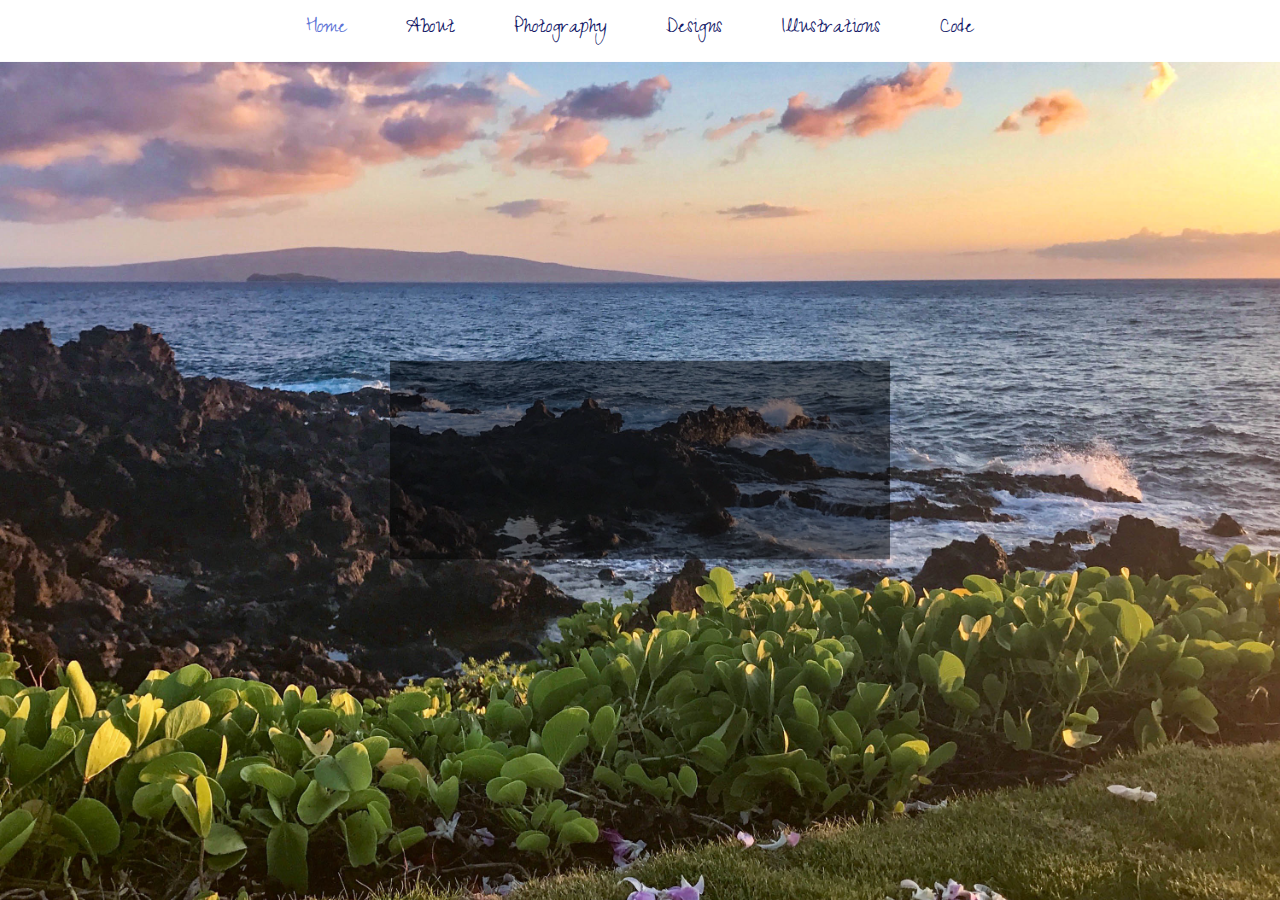
<file: index.html>
<!DOCTYPE html>
<html>
<head>
	<title> Eleanor Chen </title>
	<meta charset="UTF-8">
	<meta name="viewport" content="width=device-width, initial-scale=1">

	<link rel="stylesheet" href="Everything/Personal Website/w3.css">
	<link rel="stylesheet" href="Everything/Personal Website/style.css">

</head>
<body>

<div class="topnav">
	<li><a class="active" href="#home">&nbsp;Home&nbsp;</a></li>
	<li><a href="about.html">&nbsp;About&nbsp;</a></li>
	<li><a href="photography.html">&nbsp;Photography&nbsp;</a></li>
	<li><a href="designs.html">&nbsp;Designs&nbsp;</a></li>
	<li><a href="illustrations">&nbsp;Illustrations&nbsp;</a></li>
	<li><a href="https://github.com/eleanorlchen/eleanorlchen.github.io/tree/master/TravelingSalesman">&nbsp;Code&nbsp;</a></li>
</div>

<center><svg id="Layer_1" xmlns="http://www.w3.org/2000/svg" x="0px" y="0px" viewBox="0 0 1129 448">
  <style>
    .st1{fill:#fffff}
  </style>
  <path opacity=".5" d="M0 0h1129v448H0z"/>
  <g id="Eleanor_Chen">
    <path id="E" class="st1" d="M198.7 303.9c-6.8 3.7-13.9 6.5-21.3 8.3-7.4 1.8-14.7 2-21.8.6s-13.8-5-19.9-10.9c-4.7-4.8-7.7-10.1-9.2-16.1s-1.7-12-.8-18.3c.9-6.3 2.5-12.3 4.8-18.1 4.1-10.3 9.4-20.1 15.8-29.4 6.4-9.3 13.5-17.9 21.4-25.8l1.6-1.6c1.7-1.8 3.7-3.8 6-6-4.5.3-8.7.1-12.7-.4-6.2-1.1-10.4-3.3-12.4-6.7-2.1-3.3-2.6-7.3-1.7-11.9.9-4.6 2.7-9.3 5.3-14.2 2.6-4.9 5.5-9.3 8.5-13.4 3.1-4.1 5.8-7.3 8.2-9.7 2.2-2.3 5.2-5 8.9-8s7.8-5.9 12.2-8.5 8.9-4.7 13.4-5.9c4.5-1.3 8.6-1.3 12.4-.1 3.8 1.2 6.9 4.2 9.4 8.9.5 1.2.4 2.3-.2 3.2-.7.9-1.5 1.4-2.6 1.5s-1.9-.4-2.6-1.6c-2-3.7-4.6-5.7-8-6.1-3.3-.4-6.8.1-10.4 1.6-3.6 1.4-6.8 3-9.5 4.8-12.6 7.7-22.9 17.7-31 30.1-1.4 2-2.8 4.5-4.2 7.4-1.5 2.9-2.5 5.9-3.2 9-.7 3.1-.5 5.8.5 8.2 1 2.4 3.3 4 6.9 5 6.6 1.3 13.8 1.2 21.6-.5 3.3-2.5 6.6-4.5 9.9-5.7 3.3-1.3 6.5-1.4 9.5-.5 1.2.5 2 1.4 2.2 2.7.2 1.3-.3 2.3-1.5 3.1-4.7 2.5-9.9 4.4-15.8 5.8-.2.2-.4.3-.5.4-.4.3-.8.6-1.1.8-8 6.2-15.3 13.3-21.8 21-3.4 3.8-7 8.5-10.9 14.1-3.9 5.6-7.6 11.7-11.2 18.2-3.5 6.6-6.3 13.2-8.4 19.9-2.1 6.7-3.1 13.2-2.8 19.4.2 6.2 2.2 11.7 5.8 16.5s9.4 8.5 17.3 11.2c7.1 2.1 14.3 2.3 21.4.5s14-4.6 20.7-8.5 12.9-7.8 18.7-11.9c1.1-.7 2.1-1.5 3.2-2.1 2.5-1.7 5.1-3.5 7.7-5.3 5-3.5 10.1-6.9 15.4-10.3 5.3-3.3 10.8-6.1 16.4-8.4 5.7-2.3 11.5-3.6 17.6-4 1.3 0 2.2.5 2.7 1.5s.5 2 0 3-1.4 1.6-2.7 1.8c-4.6.3-9 1.2-13.4 2.8-4.3 1.6-8.5 3.6-12.5 6s-7.9 4.8-11.6 7.3c-4.1 2.6-8.1 5.3-12.1 8.1-4.4 3-8.9 6-13.4 8.9-4.9 3-9.5 5.8-14.2 8.3z"/>
    <path id="l" class="st1" d="M295.2 313.8c-1.8 1.8-4 3.8-6.6 5.8s-5.4 3.7-8.3 5-5.6 1.5-8.1.8-4.5-2.9-6.1-6.6c-1.4-4-2.1-8.3-2.1-13 0-4.6.4-9.3 1.3-14 .8-4.7 1.8-9.2 2.8-13.5.3-1.5.6-2.9.9-4.3 2.6-12 5.8-24 9.5-35.8 3.7-11.8 7.7-23.4 12.2-34.9 4-10.7 8.4-21.3 13.1-31.7 4.8-10.4 10.1-20.5 16.2-30.2.8-1.1 1.7-1.6 2.8-1.5 1.1.1 2 .6 2.6 1.5.6.9.6 1.9 0 3.1-6.1 9.9-11.6 20.2-16.4 30.9-4.8 10.7-9.3 21.5-13.3 32.4-7.8 20.5-14.3 41.4-19.3 62.7-.4 1.6-.7 3.2-1.2 4.8-1.7 6.3-3 12.9-4.1 19.8-1 6.9-.9 13.4.4 19.5.9 3.4 2.6 5 5 4.6 2.4-.3 5.1-1.7 8-4.2s5.7-5.1 8.2-7.9 4.4-5 5.7-6.5c.2-.2.3-.4.4-.5 6.6-8 12.9-16.4 18.7-25.1 5.8-8.7 11.4-17.5 16.8-26.5.8-1.1 1.7-1.6 2.8-1.5 1.1.1 2 .6 2.6 1.5.6.9.6 1.9 0 3.1-6.4 10.9-13.3 21.7-20.6 32.3s-15.1 20.8-23.9 29.9z"/>
    <path id="e" class="st1" d="M349.3 272.3c-5.9-.3-10.5-2.4-13.8-6.4-3.3-4-4.5-8.9-3.5-14.7 1.2-5.3 3.7-10.3 7.5-14.9s8.2-8 13.3-10.1c2.8-1 5.4-1.2 7.9-.5s4.2 2.1 5.2 4.1c1 2 .7 4.6-.9 7.6-1.6 2.7-3.8 5.1-6.7 7.2-2.9 2.1-6 3.7-9.4 4.6-3.4 1-6.7 1-9.8.3 0 .1-.1.1-.1.2s-.1.3-.1.4c-1.4 4.6-1.1 8.2.8 10.6 1.9 2.4 4.7 3.9 8.4 4.4 3.7.5 7.3.2 11-.9 5.5-1.7 10.9-4 16.2-7.1 5.3-3.1 9.9-6.7 13.9-10.8 1-.9 2-1.2 3.1-.8s1.7 1.1 2.1 2.1c.4 1 .2 2.1-.7 3.1-3.6 3.7-7.8 7.2-12.7 10.5-4.9 3.3-10.1 5.9-15.5 8-5.5 2.1-10.9 3.1-16.2 3.1zm7.8-40.9c-2.9.3-5.7 1.7-8.3 4.1-2.7 2.5-4.9 5.2-6.8 8.3 2.3.2 4.7-.2 7.1-1.3s4.4-2.3 6.1-3.6c.9-.7 1.9-1.6 3-2.8 1.1-1.2 1.7-2.3 1.8-3.2 0-1-.9-1.5-2.9-1.5z"/>
    <path id="a" class="st1" d="M419.5 253.4c-3.4 4-7 8-10.9 12-3.9 4-7.9 7.4-11.8 10.3-3.9 2.9-7.5 4.6-10.8 5.2-3.3.6-5.9-.5-8-3.2-1.7-2.8-2.3-5.9-1.6-9.4.7-3.5 1.9-6.9 3.7-10.1s3.6-6 5.4-8.1c4-4.9 8.7-8.1 14.1-9.4s10.8-.2 16.2 3.6c.8.6 1.3 1.4 1.4 2.2 2.9-3.5 5.7-7 8.2-10.8.7-1 1.6-1.5 2.6-1.5s1.9.3 2.5 1c.7.7.9 1.7.6 2.9-3 10.4-6.5 20.7-10.5 30.8-1.1 3.1-2.3 6.1-3.4 9.2-.3.8-.6 1.6-1 2.6-1 2.4-2 5.1-2.8 8s-1.3 5.7-1.2 8.4 1.1 5 3 6.8c1 .9 1.3 1.9.9 3s-1.1 1.7-2.2 2.1c-1.1.4-2.1.2-3.1-.7-2.3-2.1-3.7-4.5-4.2-7.3-.6-2.8-.6-5.6-.1-8.5.5-2.9 1.2-5.8 2.1-8.4 2.3-7.3 4.9-14.5 7.6-21.6 1-3.1 2.2-6.1 3.3-9.1zm-31.4 3.6c-.5.7-1.2 1.9-2.1 3.7-.9 1.7-1.7 3.6-2.4 5.6-.7 2-1.1 3.8-1 5.3 0 1.5.7 2.5 2.1 2.8 1.3.1 2.9-.4 4.6-1.6 1.8-1.2 3.3-2.4 4.6-3.5.4-.4.8-.7 1.1-.9 4-3.1 7.7-6.5 11.2-10.1 2.6-2.6 5.2-5.3 7.8-8.1-.4 0-.9-.2-1.3-.5-3.2-2.2-6.3-3.3-9.3-3.1-3 .2-5.8 1.2-8.4 3.1s-4.9 4.3-6.9 7.3z"/>
    <path id="n" class="st1" d="M420 297.5c-.6.5-1.3.8-2.2.9-.9.1-1.6-.2-2.2-.9-.8-1.1-1.1-2.3-1-3.6.2-1.3.5-2.5 1-3.8.1-.4.2-.7.3-1 1.4-4.2 2.8-8.4 4.3-12.5.7-2 1.4-3.9 2.1-5.8.8-2.2 1.6-4.5 2.4-6.8 2.3-6.2 4.4-12.5 6.3-19 1.9-6.4 3.1-12.9 3.6-19.4.2-1.4.8-2.3 1.8-2.7 1-.5 2.1-.5 3 0 1 .5 1.5 1.4 1.5 2.7-.4 6.1-1.5 12.1-3.2 18.1s-3.6 11.9-5.6 17.7c-.4 1.1-.7 2.2-1.1 3.3-1.5 4.4-3 8.8-4.6 13.1.4-.7.7-1.3 1.1-1.9.6-1 1.2-2.1 1.7-3.1.9-1.7 1.9-3.3 2.8-5 3.9-7.2 8.2-14.2 12.6-21 2.2-3.4 4.7-6.9 7.7-10.4 2.9-3.5 6.2-6.5 10-8.8s7.8-3.2 12.3-2.9c3.4.5 6 1.7 8 3.7s3.4 4.4 4.4 7.3c1 2.9 1.6 5.8 1.9 8.8.6 4.6.9 9.2.9 13.9 0 4.7 0 9.3-.1 14-.1 5.9-.1 11.8 0 17.8.2 4.9.6 10 1.3 15.3s2.2 10.2 4.3 14.9c2.1 4.7 5.3 8.6 9.6 11.6 1.1.8 1.5 1.8 1.4 2.9-.1 1.1-.6 2-1.5 2.6-.9.6-1.9.6-3.1-.1-4-2.8-7.2-6.2-9.6-10.1-2.4-3.9-4.2-8.2-5.4-12.7s-2.1-9.2-2.6-13.8c-.5-4.9-.8-9.8-.9-14.8-.1-4.9-.1-9.9 0-14.8.1-5 .1-10.1 0-15.1v-2c0-2.9-.1-6.1-.5-9.7-.4-3.6-1.3-6.7-2.8-9.4-1.5-2.7-4-4-7.4-4.1-4.2.2-8 1.8-11.5 4.8s-6.6 6.7-9.4 11c-2.8 4.3-5.2 8.3-7.2 12.1-.7 1.4-1.5 2.6-2.1 3.7-1.7 3-3.4 6.1-5.1 9.4-2.4 4.7-4.9 9.2-7.7 13.7s-5.8 8.5-9.5 11.9zm.9-3.2c-.1.2-.1.3 0 .5 0 .1.1.3.1.3.1.1.1.1.2.1s.1-.1 0-.2c0-.2-.1-.4-.3-.7z"/>
    <path id="o" class="st1" d="M502.9 316.6c-4.8-1.4-8.1-4.1-10.1-8-2-3.9-2.9-8.5-2.9-13.8s.7-10.7 2.1-16.3c1.3-5.6 2.9-10.8 4.7-15.5 1.8-4.8 3.6-8.5 5.2-11.4.4-.7.9-1.1 1.5-1.4.3-4.8 1.7-9.4 4.2-13.9s5.3-8.3 8.4-11.5c2.4-2.6 5.5-5 9.3-7.3 3.8-2.3 7.7-3.8 11.8-4.4s7.8.3 11.2 2.8c2.1 1.8 3.7 3.9 4.8 6.5 1.1 2.6 1.8 5.3 2.3 8.1.4 2.8.7 5.5.8 8.1.4 6.7 0 13.4-1.1 20.1 4.7-1.9 9.2-4.1 13.6-6.7 4.4-2.6 8.5-5.5 12.2-8.9 1-.8 2.1-1.1 3.1-.7 1.1.4 1.8 1.1 2.2 2.1.4 1 .1 2-.8 3-4.4 4.1-9.4 7.7-14.8 10.8-5.4 3.1-11.1 5.7-16.9 7.8-.7 3-1.5 6-2.4 8.9-1.5 4.9-3.7 10.1-6.6 15.5-2.9 5.4-6.4 10.4-10.5 15s-8.8 7.9-14 10.1c-5.4 2.3-11.1 2.6-17.3 1zm2.2-57.2c-1.5 3.5-3 7.5-4.4 12.3s-2.5 9.5-3.2 14.5-.8 9.4-.2 13.4 2.2 7.1 4.7 9.2 6.4 2.6 11.5 1.7c6.3-1.4 11.7-4.3 16.1-8.8s8-9.7 10.8-15.6 4.9-11.8 6.3-17.6c-1.5.5-3.1.9-4.6 1.2-4.2 1.1-8.7 1.7-13.4 1.8s-9.1-.6-13.2-2.2-7.4-4.6-9.8-8.9l-.3-.6c-.2-.2-.2-.3-.3-.4zm11.1-24.9c-2.1 3.1-3.9 6.5-5.1 10.3-1.3 3.8-1.5 7.4-.6 10.8.9 3.4 3.4 6.1 7.6 8 4.7 1.8 9.7 2.3 14.9 1.5s10.3-2.1 15.1-3.8c1.4-7.1 2-14.3 1.7-21.5 0-1.9-.2-4-.4-6.3-.2-2.4-.7-4.7-1.4-6.9s-1.8-4-3.3-5.3c-2.2-1.9-4.8-2.6-7.5-2.1-2.8.4-5.5 1.6-8.3 3.3-2.8 1.8-5.3 3.8-7.5 6s-4 4.2-5.2 6z"/>
    <path id="r" class="st1" d="M564.4 301.2c-1.5-1.4-2.1-3.5-1.8-6.3.3-2.8 1.1-5.8 2.3-9 1.2-3.2 2.4-6 3.5-8.4.7-1.6 1.2-2.8 1.5-3.7.7-2 1.5-3.9 2.2-5.9 2.6-6.7 4.9-13.5 7-20.5 2-7 3-14 2.9-21 0-1.3.6-2.2 1.6-2.7s2-.5 3.1 0c1 .5 1.6 1.4 1.7 2.7.1 5.7-.5 11.4-1.9 17 2-4 4.3-7.8 6.9-11.4 2.6-3.6 5.5-6.7 8.8-9.4 3.9-2.9 7.6-4.1 11.3-3.4 3.7.6 6.4 3.3 8.3 7.9.8 2.4 1.4 5.2 1.9 8.3.4 3.1 1 6 1.9 8.8.8 2.8 2.2 4.8 4 6.1 1.9 1.3 4.6 1.4 8.2.1 1.3-.4 2.3-.1 3 .7.7.8 1 1.8.8 2.9-.2 1.1-.9 2-2.1 2.5-5.4 1.9-9.8 1.6-13.2-.6-3.4-2.3-5.7-6.1-7.1-11.4-.3-1.3-.6-3-.9-4.9-.4-2.8-1-5.6-1.7-8.3-.7-2.7-1.9-4.5-3.5-5.5s-3.9-.4-7 1.8c-3.3 2.6-6.2 5.8-8.7 9.5-2.5 3.7-4.7 7.7-6.7 11.8-2 4.2-3.8 8.2-5.4 12.2-.6 1.3-1.1 2.6-1.7 3.9-2.6 6.1-5 12.2-7.3 18.4-2.2 5.8-4.5 11.5-6.8 17.2-.5 1-1.2 1.5-2.3 1.5s-2-.3-2.8-.9zm4.7-4.2c0 .1 0 .2.1.3l.1.1v-.1c0-.1-.1-.2-.2-.3z"/>
    <path id="C" class="st1" d="M750.2 321.5c-5 1.7-10.7 3-17.1 3.8s-12.7.7-18.8-.4c-6.1-1-11.4-3.5-15.7-7.3-3.5-3.5-6-7.6-7.4-12.3s-2-9.8-1.9-15.2c.1-5.3.7-10.6 1.6-15.7.9-5.1 1.9-9.8 3-14.1 3.5-14.7 8.2-29.2 13.8-43.4 5.7-14.2 12-28 19-41.4.3-.5.5-.9.7-1.4 3.4-6.8 7.1-13.7 11-20.8s8.2-13.8 12.8-20.3c4.7-6.5 9.8-12.3 15.6-17.4 2-1.8 4.3-3.4 7-4.7 2.6-1.3 5.3-1.9 8-1.9s5.2 1.2 7.4 3.4c2.5 2.7 4 5.8 4.7 9.3.7 3.5 1 7.1 1.1 10.9.1 2.8.3 5.5.6 8.1.3 2.7 1 5.1 2.1 7.4.5 1.3.4 2.4-.2 3.3-.7.9-1.6 1.4-2.6 1.5s-1.9-.4-2.6-1.6c-1.1-2.3-1.8-4.8-2.2-7.3-.4-2.5-.7-5.1-.9-7.7-.1-.7-.1-1.4-.2-2.1-.1-.7-.1-1.5-.1-2.4-.1-1.9-.3-4-.6-6.3s-.8-4.3-1.7-6.2c-.8-1.9-2-3.1-3.7-3.8-2.3-.7-4.6-.4-7 .9-2.4 1.4-4.6 3.1-6.6 5.3-2.1 2.2-3.8 4.1-5.1 5.9-.3.4-.5.7-.7.9-7.5 9.1-14.1 18.9-20.1 29.3-5.9 10.4-11.4 20.9-16.4 31.5-5.8 12-11.1 24.3-15.9 36.9-4.8 12.6-8.6 25.4-11.5 38.4-.8 3.5-1.6 7.5-2.4 12.1-.8 4.6-1.3 9.4-1.3 14.2-.1 4.9.6 9.4 1.9 13.5 1.4 4.2 3.8 7.4 7.3 9.9 3.1 1.9 6.7 3.2 10.7 3.8 4 .6 7.8.9 11.4.9 5.6 0 11-.7 16.4-2.1 5.4-1.4 10.5-3.3 15.6-5.7 9.4-4.6 18.3-10.1 26.6-16.5 8.4-6.3 16.5-12.9 24.4-19.8 1.7-1.4 3.4-2.9 5.1-4.3 1.1-.8 2.1-1 3.2-.6s1.8 1.2 2.2 2.1c.4 1 .1 2-1 2.9-2 1.7-4.1 3.4-6.2 5.2-6.3 5.5-12.9 10.8-19.5 16.1-6.7 5.3-13.6 10.1-20.8 14.4-7.5 4.5-15 8.1-23 10.8z"/>
    <path id="h" class="st1" d="M849.3 244.8c-3.1 1.4-6.1 3.2-8.9 5.4-2 9.2-4.5 18.3-7.4 27.3-.2.6-.4 1.2-.6 1.9-.9 3.1-2.1 6.3-3.6 9.6s-3.5 5.7-6.1 7.5c-2.1 1.2-4.1 1.5-5.7.9-1.7-.6-3-1.8-4-3.5s-1.5-3.7-1.6-5.8c0-3.8.7-7.7 2.2-11.5s3.3-7.4 5.6-10.9 4.6-6.6 7-9.5c2.4-3.1 5.3-6.2 8.6-9.3 2.1-8.6 4-17.2 5.9-25.9 2.3-10.6 4.7-21.1 7.2-31.6 1.5-6.3 3.2-12.6 5-18.8 1.8-6.2 3.8-12.4 6.1-18.5.3-.7.5-1.4.8-2.1.7-2.3 1.6-4.5 2.8-6.5 1.1-2.1 2.8-3.5 5-4.4 2.1-.7 3.9-.5 5.1.5s2.3 2.5 3.2 4.5c.5 1.2.4 2.3-.3 3.2s-1.6 1.4-2.6 1.5c-1.1.1-1.9-.4-2.6-1.6-.6-1.1-1.2-1.3-1.9-.5s-1.4 1.9-2 3.3-1.1 2.7-1.4 3.8c-.1.3-.2.5-.2.6-1.3 3.4-2.5 6.9-3.6 10.4-2.4 7.8-4.7 15.7-6.6 23.6-3.1 12.5-6 25-8.7 37.5-1 4.5-2 9-3.1 13.6l-.3 1.5c3.9-2.4 8-3.8 12.3-4 4.5 0 8 1.5 10.6 4.4 2.5 2.9 4.1 6.4 4.7 10.7.5 3.3.7 6.5.7 9.8 0 3.3-.1 6.6-.2 9.9-.3 5-.3 10.1 0 15 .5 7.9 2.5 14.8 6 20.7 3.5 5.9 9 10.5 16.3 13.9 1.2.6 1.7 1.5 1.6 2.5s-.6 1.9-1.5 2.6-2 .8-3.3.3c-6.2-2.9-11-6.4-14.5-10.5s-6-8.8-7.5-13.9-2.5-10.5-2.8-16.1-.5-11.4-.4-17.2c0-3.4 0-6.8-.1-10.2 0-3.3-.5-6.2-1.4-9-.9-2.7-2.5-4.7-4.6-5.8-2.4-1-5.4-.8-9.2.7zm-29.4 45.8c1.5-.9 2.7-2.4 3.8-4.5 1-2.1 1.9-4.4 2.7-6.9s1.4-4.8 1.9-7c.3-1.3.6-2.5.9-3.4.9-3.3 1.9-6.6 2.7-10-3.7 4.6-6.8 9.2-9.2 13.9-.4.7-.9 2.1-1.7 4.2-.8 2.1-1.5 4.4-2.1 6.7-.7 2.4-1 4.3-.9 5.7s.6 2 1.9 1.3z"/>
    <path id="e2" class="st1" d="M892.1 272.3c-5.9-.3-10.5-2.4-13.8-6.4-3.3-4-4.5-8.9-3.5-14.7 1.2-5.3 3.7-10.3 7.5-14.9s8.2-8 13.3-10.1c2.8-1 5.4-1.2 7.9-.5s4.2 2.1 5.2 4.1c1 2 .7 4.6-.9 7.6-1.6 2.7-3.8 5.1-6.7 7.2-2.9 2.1-6 3.7-9.4 4.6-3.4 1-6.7 1-9.8.3 0 .1-.1.1-.1.2s-.1.3-.1.4c-1.4 4.6-1.1 8.2.8 10.6 1.9 2.4 4.7 3.9 8.4 4.4 3.7.5 7.3.2 11-.9 5.5-1.7 10.9-4 16.2-7.1 5.3-3.1 9.9-6.7 13.9-10.8 1-.9 2-1.2 3.1-.8s1.7 1.1 2.1 2.1c.4 1 .2 2.1-.7 3.1-3.6 3.7-7.8 7.2-12.7 10.5-4.9 3.3-10.1 5.9-15.5 8-5.5 2.1-10.9 3.1-16.2 3.1zm7.7-40.9c-2.9.3-5.7 1.7-8.3 4.1-2.7 2.5-4.9 5.2-6.8 8.3 2.3.2 4.7-.2 7.1-1.3s4.4-2.3 6.1-3.6c.9-.7 1.9-1.6 3-2.8 1.1-1.2 1.7-2.3 1.8-3.2.1-1-.9-1.5-2.9-1.5z"/>
    <path id="n2" class="st1" d="M923.9 297.5c-.6.5-1.3.8-2.2.9-.9.1-1.6-.2-2.2-.9-.8-1.1-1.1-2.3-1-3.6.2-1.3.5-2.5 1-3.8.1-.4.2-.7.3-1 1.4-4.2 2.8-8.4 4.3-12.5.7-2 1.4-3.9 2.1-5.8.8-2.2 1.6-4.5 2.4-6.8 2.3-6.2 4.4-12.5 6.3-19 1.9-6.4 3.1-12.9 3.6-19.4.2-1.4.8-2.3 1.8-2.7 1-.5 2.1-.5 3 0 1 .5 1.5 1.4 1.5 2.7-.4 6.1-1.5 12.1-3.2 18.1s-3.6 11.9-5.6 17.7c-.4 1.1-.7 2.2-1.1 3.3-1.5 4.4-3 8.8-4.6 13.1.4-.7.7-1.3 1.1-1.9.6-1 1.2-2.1 1.7-3.1.9-1.7 1.9-3.3 2.8-5 3.9-7.2 8.2-14.2 12.6-21 2.2-3.4 4.7-6.9 7.7-10.4 2.9-3.5 6.2-6.5 10-8.8s7.8-3.2 12.3-2.9c3.4.5 6 1.7 8 3.7s3.4 4.4 4.4 7.3c1 2.9 1.6 5.8 1.9 8.8.6 4.6.9 9.2.9 13.9 0 4.7 0 9.3-.1 14-.1 5.9-.1 11.8 0 17.8.2 4.9.6 10 1.3 15.3s2.2 10.2 4.3 14.9c2.1 4.7 5.3 8.6 9.6 11.6 1.1.8 1.5 1.8 1.4 2.9-.1 1.1-.6 2-1.5 2.6-.9.6-1.9.6-3.1-.1-4-2.8-7.2-6.2-9.6-10.1-2.4-3.9-4.2-8.2-5.4-12.7s-2.1-9.2-2.6-13.8c-.5-4.9-.8-9.8-.9-14.8-.1-4.9-.1-9.9 0-14.8.1-5 .1-10.1 0-15.1v-2c0-2.9-.1-6.1-.5-9.7-.4-3.6-1.3-6.7-2.8-9.4-1.5-2.7-4-4-7.4-4.1-4.2.2-8 1.8-11.5 4.8s-6.6 6.7-9.4 11c-2.8 4.3-5.2 8.3-7.2 12.1-.7 1.4-1.5 2.6-2.1 3.7-1.7 3-3.4 6.1-5.1 9.4-2.4 4.7-4.9 9.2-7.7 13.7s-5.9 8.5-9.5 11.9zm.8-3.2c-.1.2-.1.3 0 .5 0 .1.1.3.1.3.1.1.1.1.2.1s.1-.1 0-.2c0-.2-.1-.4-.3-.7z"/>
  </g>
</svg>
</center>
</file>
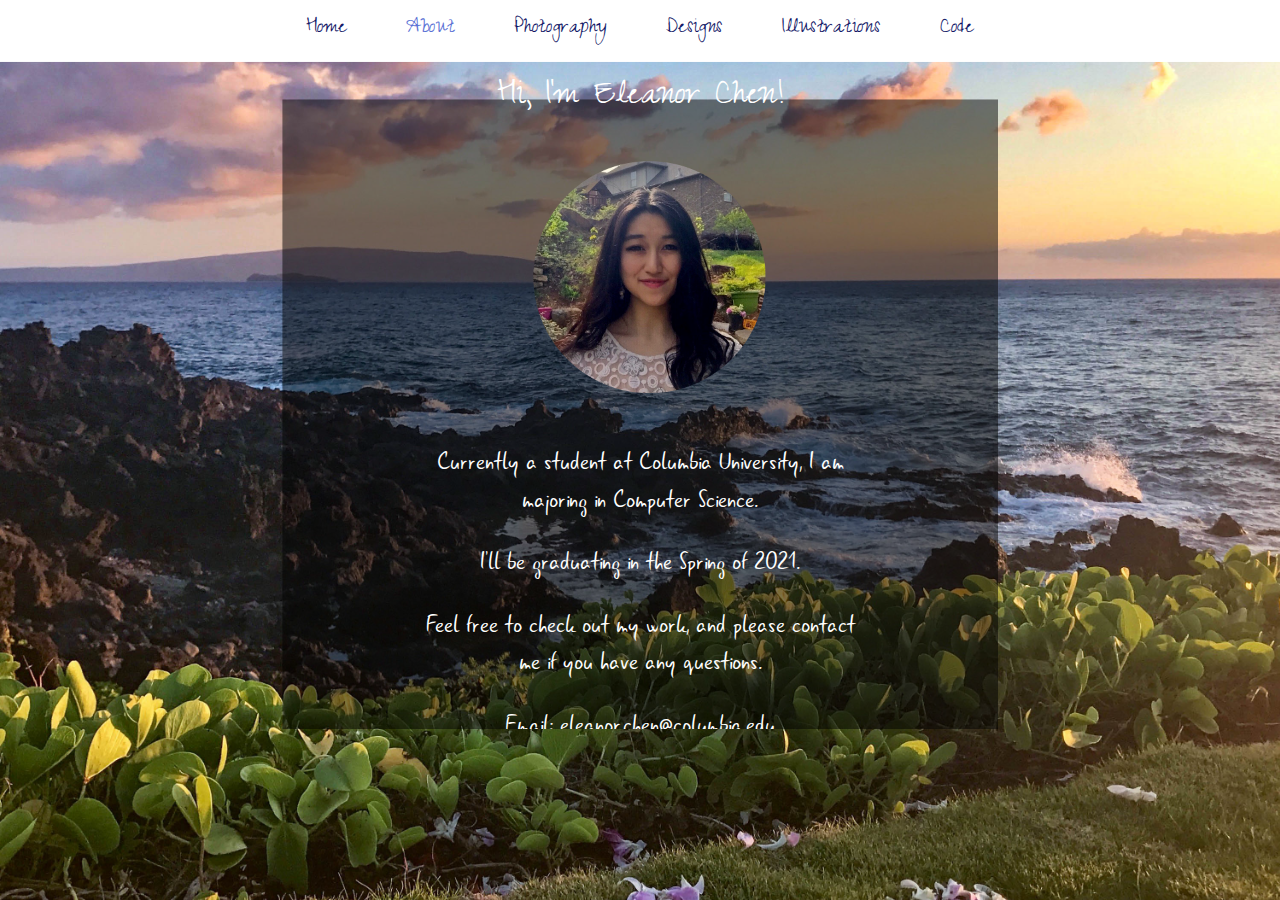
<file: about.html>
<!DOCTYPE html>
<html>
<head>
	<link rel="stylesheet" href="Everything/Personal Website/w3.css">
	<link rel="stylesheet" href="Everything/Personal Website/style.css">

	<title> Eleanor Chen About</title>
	<meta name="viewport" content="width=device-width, initial-scale=1">

</head>
<body>

<div class="topnav">
	<li><a href="index.html">&nbsp;Home&nbsp;</a></li>
	<li><a class="active" href="about.html">&nbsp;About&nbsp;</a></li>
	<li><a href="photography.html">&nbsp;Photography&nbsp;</a></li>
	<li><a href="designs.html">&nbsp;Designs&nbsp;</a></li>
	<li><a href="illustrations.html">&nbsp;Illustrations&nbsp;</a></li>
	<li><a href="https://github.com/eleanorlchen/eleanorlchen.github.io/tree/master/TravelingSalesman">&nbsp;Code&nbsp;</a></li>
</div>

<div class="aboutpg">
  <center><img id= "BlackTransparent" src="Everything/Personal Website/BlackTransparent.png" style="width:100%; height: 650px;">

  </center>
  <div class="centered">
  	<p id= "Intro"> Hi, I'm Eleanor Chen! </p>
  	<img id="ProfPic" src="Everything/Personal Website/ProfPic.png" style="width:60%;">
  	<p id= "Bio">Currently a student at Columbia University, I am majoring in Computer Science.</p>
	<p id= "Bio">I'll be graduating in the Spring of 2021.</p>
  	<p id= "Bio"> Feel free to check out my work, and please contact me if you have any questions. </p>
  	<p id= "Bio"> Email: eleanor.chen@columbia.edu </p>
  </div>
</div>

</body>
</html>
</file>
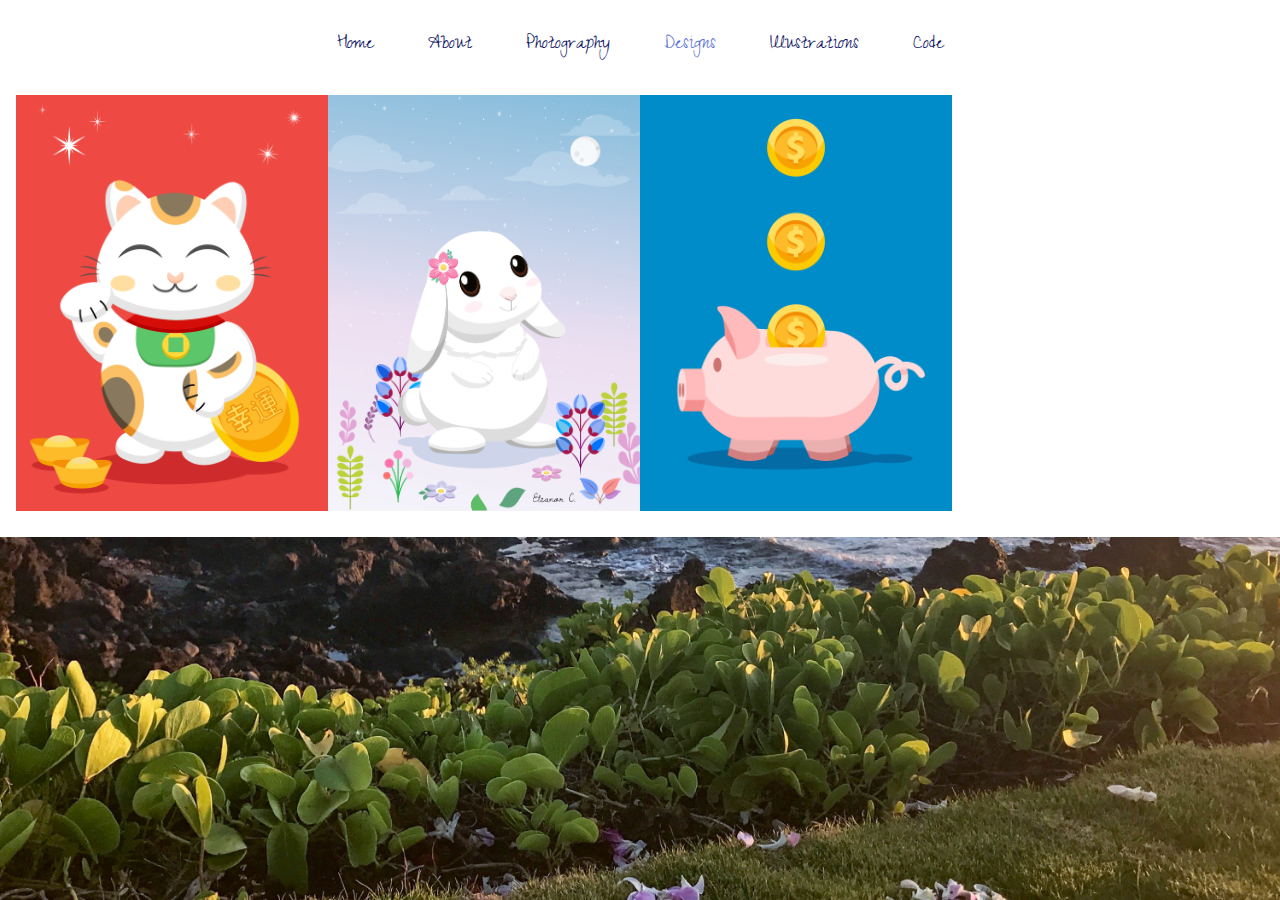
<file: designs.html>
<!DOCTYPE html>
<html>
<head>
	<title> Eleanor Chen Photography</title>
	<meta charset="UTF-8">
	<meta name="viewport" content="width=device-width, initial-scale=1">

	<link rel="stylesheet" href="Everything/Personal Website/w3.css">
	<link rel="stylesheet" href="Everything/Personal Website/style.css">

  <script>
  function onClick(element) {
  document.getElementById("img01").src = element.src;
  document.getElementById("modal01").style.display = "block";
  var captionText = document.getElementById("caption");
  captionText.innerHTML = element.alt;
  }
  </script>

</head>
<body>

<header class="w3-container w3-top w3-white w3-xlarge w3-padding-16">
<div class="topnav">
	<li><a href="index.html">&nbsp;Home&nbsp;</a></li>
	<li><a href="about.html">&nbsp;About&nbsp;</a></li>
	<li><a href="photography.html">&nbsp;Photography&nbsp;</a></li>
	<li><a class="active" href="designs.html">&nbsp;Designs&nbsp;</a></li>
	<li><a href="illustrations.html">&nbsp;Illustrations&nbsp;</a></li>
	<li><a href="https://github.com/eleanorlchen/eleanorlchen.github.io/tree/master/TravelingSalesman">&nbsp;Code&nbsp;</a></li>
</div>

<div class="w3-main w3-content" style="max-width:1600em;margin-top:20px;">
  <div class="w3-row">
    <div class="w3-quarter">
      <img src ="designs/LuckyCat.gif" style="width:100%;" onclick="onClick(this)" alt="Lucky cat">
   </div>

   <div class="w3-quarter">
      <img src="designs/Bunny.jpg" style="width:100%" onclick="onClick(this)" alt="Forest Bunny">
    </div>

    <div class="w3-quarter">
      <img src="designs/PiggyBank.png" style="width:100%" onclick="onClick(this)" alt="Piggy bank">
    </div>

  </div>


    <div id="modal01" class="w3-modal w3-black" style="padding-top:0" onclick="this.style.display='none'">
    <span class="w3-button w3-black w3-xlarge w3-display-topright">×</span>
    <div class="w3-modal-content w3-animate-zoom w3-center w3-transparent w3-padding-64">
      <img id="img01" class="w3-image">
      <p id="caption"></p>
    </div>
  </div>

</body>
</html>
</file>
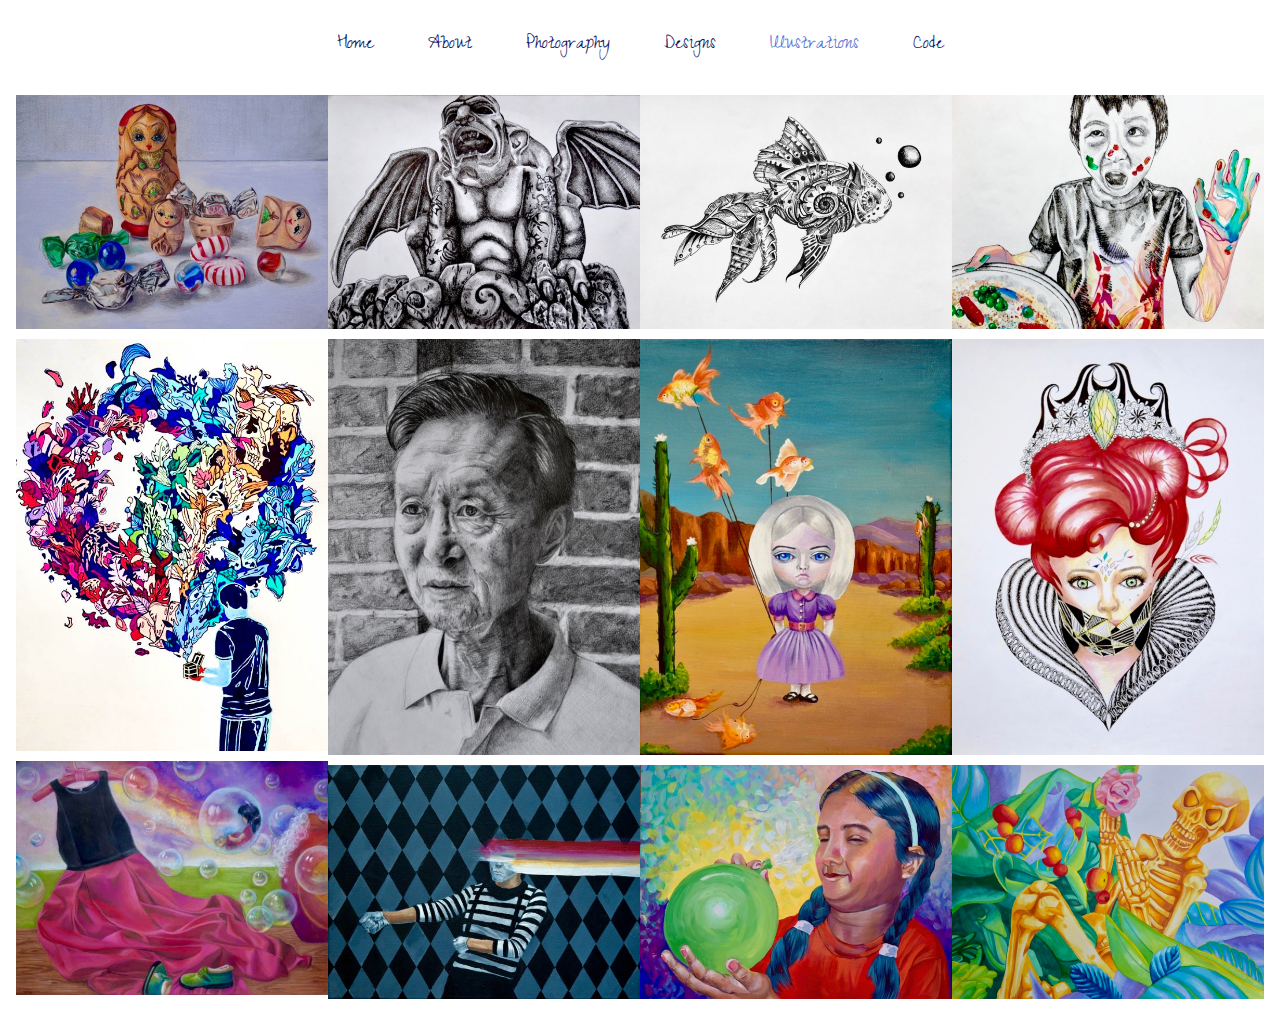
<file: illustrations.html>
<!DOCTYPE html>
<html>
<head>
	<title> Eleanor Chen Photography</title>
	<meta charset="UTF-8">
	<meta name="viewport" content="width=device-width, initial-scale=1">

	<link rel="stylesheet" href="Everything/Personal Website/w3.css">
	<link rel="stylesheet" href="Everything/Personal Website/style.css">

  <script>
  function onClick(element) {
  document.getElementById("img01").src = element.src;
  var index = element.src.lastIndexOf("/");
  var fullPath = element.src.substring(0,index);
  var  filename = element.src.substring(index+1,element.src.length);
   document.getElementById("img01").src = fullPath+/large/+filename;

  document.getElementById("modal01").style.display = "block";
  var captionText = document.getElementById("caption");

  captionText.innerHTML = element.alt;
  }
  </script>

</head>
<body>

<header class="w3-container w3-top w3-white w3-xlarge w3-padding-16">
<div class="topnav">
	<li><a href="index.html">&nbsp;Home&nbsp;</a></li>
	<li><a href="about.html">&nbsp;About&nbsp;</a></li>
	<li><a href="photography.html">&nbsp;Photography&nbsp;</a></li>
	<li><a href="designs.html">&nbsp;Designs&nbsp;</a></li>
	<li><a class="active" href="illustrations.html">&nbsp;Illustrations&nbsp;</a></li>
	<li><a href="https://github.com/eleanorlchen/eleanorlchen.github.io/tree/master/TravelingSalesman">&nbsp;Code&nbsp;</a></li>
</div>

<div class="w3-main w3-content" style="max-width:1600em;margin-top:20px;">
  <div class="w3-row">
    <div class="w3-quarter">
      <img src ="illustrations/art3.jpg" style="width:100%;" onclick="onClick(this)" alt="Russian Dolls">
      <img src="illustrations/art16.jpg" style="width:100%" onclick="onClick(this)" alt="Pandora's Box">
      <img src="illustrations/art1.jpg" style="width:100%" onclick="onClick(this)" alt="Age">
   </div>

   <div class="w3-quarter">
      <img src="illustrations/art8.jpg" style="width:100%" onclick="onClick(this)" alt="Gargoyle">
      <img src="illustrations/art13.jpg" style="width:100%;" onclick="onClick(this)" alt="Grandpa">
      <img src="illustrations/art6.jpg" style="width:100%" onclick="onClick(this)" alt="Push & Pull">
    </div>

    <div class="w3-quarter">
      <img src="illustrations/art12.jpg" style="width:100%" onclick="onClick(this)" alt="Robo Fish">
      <img src="illustrations/art14.jpg" style="width:100%" onclick="onClick(this)" alt="What are you looking at?">
      <img src="illustrations/art4.jpg" style="width:100%" onclick="onClick(this)" alt="Blast">
    </div>

    <div class="w3-quarter">
      <img src="illustrations/art5.jpg" style="width:100%" onclick="onClick(this)" alt="What a MESS">
      <img src="illustrations/art17.jpg" style="width:100%" onclick="onClick(this)" alt="Aphasia">
      <img src="illustrations/art7.jpg" style="width:100%" onclick="onClick(this)" alt="Vanity">
    </div>
  </div>


    <div id="modal01" class="w3-modal w3-black" style="padding-top:0" onclick="this.style.display='none'">
    <span class="w3-button w3-black w3-xlarge w3-display-topright">×</span>
    <div class="w3-modal-content w3-animate-zoom w3-center w3-transparent w3-padding-64">
      <img id="img01" class="w3-image">
      <p id="caption"></p>
    </div>
  </div>

</body>
</html>
</file>
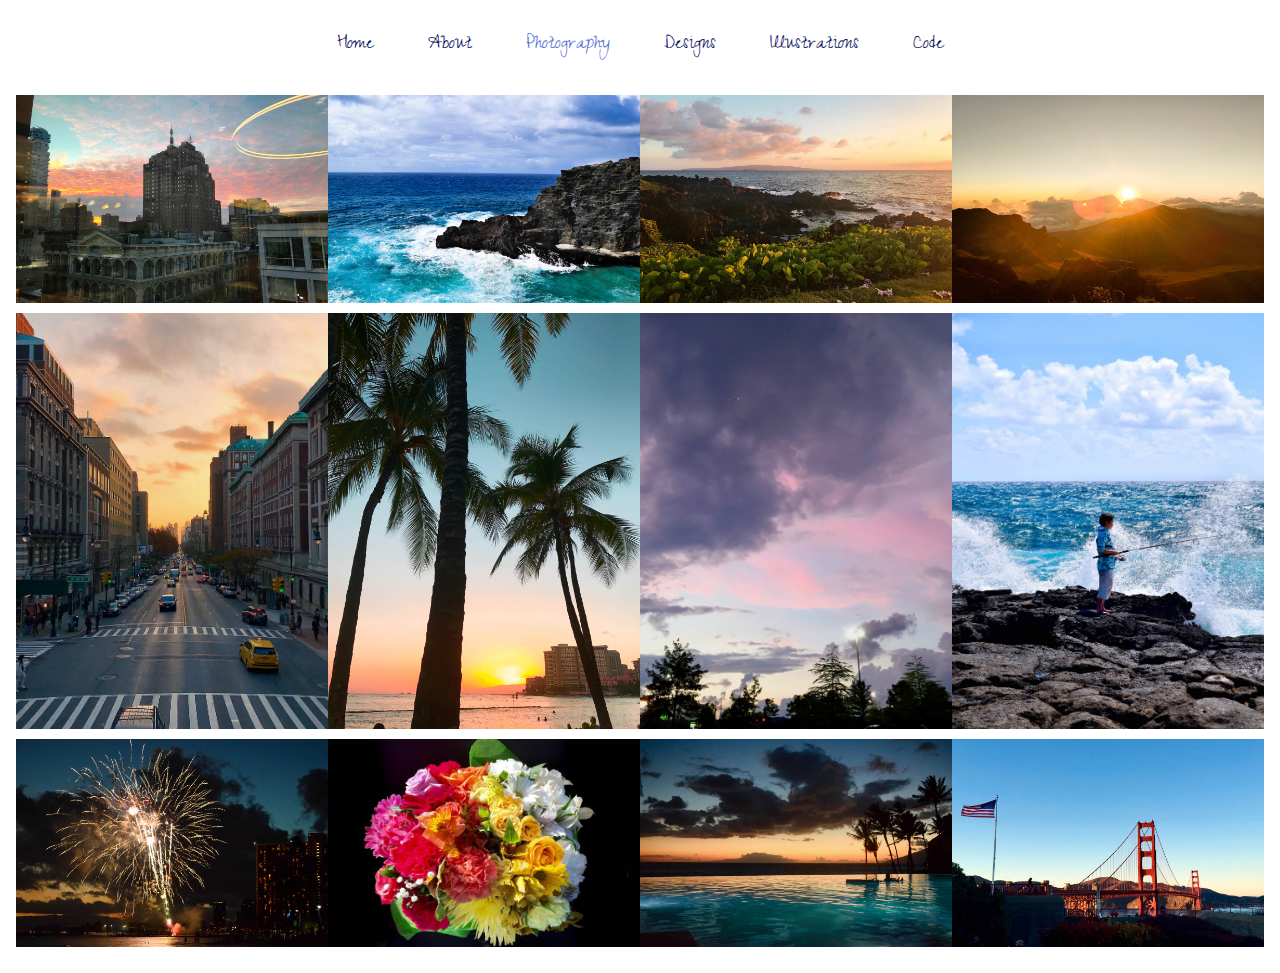
<file: photography.html>
<!DOCTYPE html>
<html>
<head>
	<title> Eleanor Chen Photography</title>
	<meta charset="UTF-8">
	<meta name="viewport" content="width=device-width, initial-scale=1">

	<link rel="stylesheet" href="Everything/Personal Website/w3.css">
	<link rel="stylesheet" href="Everything/Personal Website/style.css">

  <script>
  function onClick(element) {
  document.getElementById("img01").src = element.src;
  var index = element.src.lastIndexOf("/");
  var fullPath = element.src.substring(0,index);
  var  filename = element.src.substring(index+1,element.src.length);
   document.getElementById("img01").src = fullPath+/large/+filename;

  document.getElementById("modal01").style.display = "block";
  var captionText = document.getElementById("caption");

  captionText.innerHTML = element.alt;
  }
  </script>

</head>
<body>

<header class="w3-container w3-top w3-white w3-xlarge w3-padding-16">
<div class="topnav">
	<li><a href="index.html">&nbsp;Home&nbsp;</a></li>
	<li><a href="about.html">&nbsp;About&nbsp;</a></li>
	<li><a class="active" href="photography.html">&nbsp;Photography&nbsp;</a></li>
	<li><a href="designs.html">&nbsp;Designs&nbsp;</a></li>
	<li><a href="illustrations.html">&nbsp;Illustrations&nbsp;</a></li>
	<li><a href="https://github.com/eleanorlchen/eleanorlchen.github.io/tree/master/TravelingSalesman">&nbsp;Code&nbsp;</a></li>
</div>

<div class="w3-main w3-content" style="max-width:1600em;margin-top:20px;">
  <div class="w3-row">
    <div class="w3-quarter">
      <img src ="photos/12.jpg" style="width:100%;" onclick="onClick(this)" alt="NYC building">
      <img src="photos/13.jpg" style="width:100%" onclick="onClick(this)" alt="Afternoon at Columbia University">
      <img src="photos/6.jpg" style="width:100%" onclick="onClick(this)" alt="Beach Fireworks in Hawaii">
   </div>

   <div class="w3-quarter">
      <img src="photos/4.jpg" style="width:100%" onclick="onClick(this)" alt="Rocks in Hawaii">
      <img src="photos/3.jpg" style="width:100%" onclick="onClick(this)" alt="Palm Trees in Hawaii">
      <img src="photos/15.jpg" style="width:100%" onclick="onClick(this)" alt="Rainbow Flowers">
    </div>

    <div class="w3-quarter">
      <img src="photos/8.jpg" style="width:100%" onclick="onClick(this)" alt="Beach Sunset">
      <img src="photos/17.jpg" style="width:100%" onclick="onClick(this)" alt="Pastel Sky">
      <img src="photos/9.jpg" style="width:100%" onclick="onClick(this)" alt="Island Waters">
    </div>

    <div class="w3-quarter">
      <img src="photos/10.jpg" style="width:100%" onclick="onClick(this)" alt="Sunset in Desert">
      <img src="photos/5.jpg" style="width:100%" onclick="onClick(this)" alt="Fishing in Hawaii">
      <img src="photos/1.jpg" style="width:100%" onclick="onClick(this)" alt="Golden Gate Bridge">
    </div>
  </div>


    <div id="modal01" class="w3-modal w3-black" style="padding-top:0" onclick="this.style.display='none'">
    <span class="w3-button w3-black w3-xlarge w3-display-topright">×</span>
    <div class="w3-modal-content w3-animate-zoom w3-center w3-transparent w3-padding-64">
      <img id="img01" class="w3-image">
      <p id="caption"></p>
    </div>
  </div>

</body>
</html>
</file>
<file: Everything/Personal Website/style.css>
@font-face {
	font-family: Zeyada;
	src:url(fonts/Zeyada.ttf);
}
@font-face {
	font-family: Gunny Rewritten;
	src:url(fonts/gnyrwn971.ttf);
}
body {
  margin: 0;
  font-family: Zeyada;
}

p {
	font-size:25px;
	font-family: Gunny Rewritten;
	color: #FFFFFF;
	position: relative;
	top: -90px;
}

#Intro {
	padding-top: 400px;
	font-size:40px;
	font-family: Zeyada;
	color: #FFFFFF;
	bottom: -30px;
}

html { 
  background: url("Hawaii1.jpg") no-repeat center center fixed; 
  -webkit-background-size: cover;
  -moz-background-size: cover;
  -o-background-size: cover;
  background-size: cover;
}

.topnav {
  color: #131867;
  text-align: center;
  padding: 8px 20px;
  margin: 0px;
  text-decoration: none;
  font-size: 22px;
  background-color: #FFFFFF;
  display: block;
  overflow: hidden;
 }

 .topnav { transition: all .2s ease-in-out; }
 .topnav:hover {transform: scale(1.1);}

.w3-quarter img{margin-bottom: 10px; cursor: pointer; margin-right: 10px;}
.w3-quarter img:hover{opacity: 0.6; transition: 0.3s}

.topnav li {
  display:inline-flex;
  list-style: none;
  margin: 5px 15px;
  padding: 0;
  justify-content: space-around;
 }

a {
   text-decoration: none;
}

.topnav a:visited {
	color: #000000;
}

 .topnav a {
 	display: inline-block;
 }

.topnav a:hover {
  background-color: #EFEEEE;
  color: #000000;
}

.topnav a.active {
  color: #5B72D5;
}

.topnav-centered a {
  float: none;
  position: absolute;
  top: 50%;
  left: 50%;
  transform: translate(-50%, -50%);
}

.center {
	display:block;
	margin-left: auto;
	margin-right: auto;
	width:40%;
	margin-top: 190px;
	overflow:hidden;
}

.aboutpg {
    margin-left: auto;
    margin-right: auto;
    position: relative;
    top: 0;
    left: 0;
    text-align: center;
    width:70%;
    top: 20px;
    overflow:hidden;
}

.centered {
    position: absolute;
    top: 15%;
    left: 50%;
    transform: translate(-50%, -50%);
    padding-top: 225px;
	font-size:40px;
	font-family: Zeyada;
	color: #FFFFFF;
}

#BlackTransparent {
	padding-top: 20px;
	position: relative;
	top:0;
	left: 0;
	max-width: 80%;
}

#ProfPic {
	margin-left: auto;
	margin-right:auto;
	width:50%;
	display: block;
	top: -110px;
	position: relative;
}

#Layer_1 {
	overflow: visible;
	width:70%;
	position: absolute;
   top: 50%;
   left: 50%;
   width: 500px;
   height: 500px;
   margin-top: -240px; /* Half the height */
   margin-left: -250px; /* Half the width */

}

#E, #l, #e, #a, #n, #o, #r, #C, #h, #e2, #n2 {
	stroke: white;
	stroke-width: 3px;
	fill: transparent;
}

#E {
	stroke-dasharray: 950px; stroke-dashoffset: -950px;
	animation: E-anim .75s linear 0s forwards;
}

#l {
	stroke-dasharray: 600px; stroke-dashoffset: -600px;
	animation: l-anim .75s linear .60s forwards;
}

#e {
	stroke-dasharray: 300px; stroke-dashoffset: -300px;
	animation: e-anim .75s linear 1.20s forwards;
}

#a {
	stroke-dasharray: 300px; stroke-dashoffset: -300px;
	animation: a-anim .75s linear 1.80s forwards;
}

#n {
	stroke-dasharray: 600px; stroke-dashoffset: -600px;
	animation: n-anim .75s linear 2.40s forwards;
}

#o {
	stroke-dasharray: 400px; stroke-dashoffset: -400px;
	animation: o-anim .75s linear 3.0s forwards;
}

#r {
	stroke-dasharray: 350px; stroke-dashoffset: -350px;
	animation: r-anim .75s linear 3.60s forwards;
}

#C {
	stroke-dasharray: 900px; stroke-dashoffset: -900px;
	animation: C-anim .75s linear 4.2s forwards;
}

#h {
	stroke-dasharray: 600px; stroke-dashoffset: -600px;
	animation: h-anim .75s linear 4.8s forwards;
}

#e2 {
	stroke-dasharray: 300px; stroke-dashoffset: -300px;
	animation: e-anim .75s linear 5.4s forwards;
}

#n2 {
	stroke-dasharray: 600px; stroke-dashoffset: -600px;
	animation: n-anim .75s linear 6.0s forwards;
}

@keyframes E-anim {
	from {stroke-dashoffset: -950px}

	to {stroke-dashoffset: 0px;}
}

@keyframes l-anim {
	from {stroke-dashoffset: --600px}

	to {stroke-dashoffset: 0px;}
}

@keyframes e-anim {
	from {stroke-dashoffset: -300px}

	to {stroke-dashoffset: 0px;}
}

@keyframes a-anim {
	from {stroke-dashoffset: -300px}

	to {stroke-dashoffset: 0px;}
}

@keyframes n-anim {
	from {stroke-dashoffset: -600px}

	to {stroke-dashoffset: 0px;}
}

@keyframes o-anim {
	from {stroke-dashoffset: -400px}

	to {stroke-dashoffset: 0px;}
}

@keyframes r-anim {
	from {stroke-dashoffset: -350px}

	to {stroke-dashoffset: 0px;}
}

@keyframes C-anim {
	from {stroke-dashoffset: -900px}

	to {stroke-dashoffset: 0px;}
}

@keyframes h-anim {
	from {stroke-dashoffset: -600px}

	to {stroke-dashoffset: 0px;}
}

@keyframes e2-anim {
	from {stroke-dashoffset: -300px}

	to {stroke-dashoffset: 0px;}
}

@keyframes n2-anim {
	from {stroke-dashoffset: -600px}

	to {stroke-dashoffset: 0px;}
}
</file>
